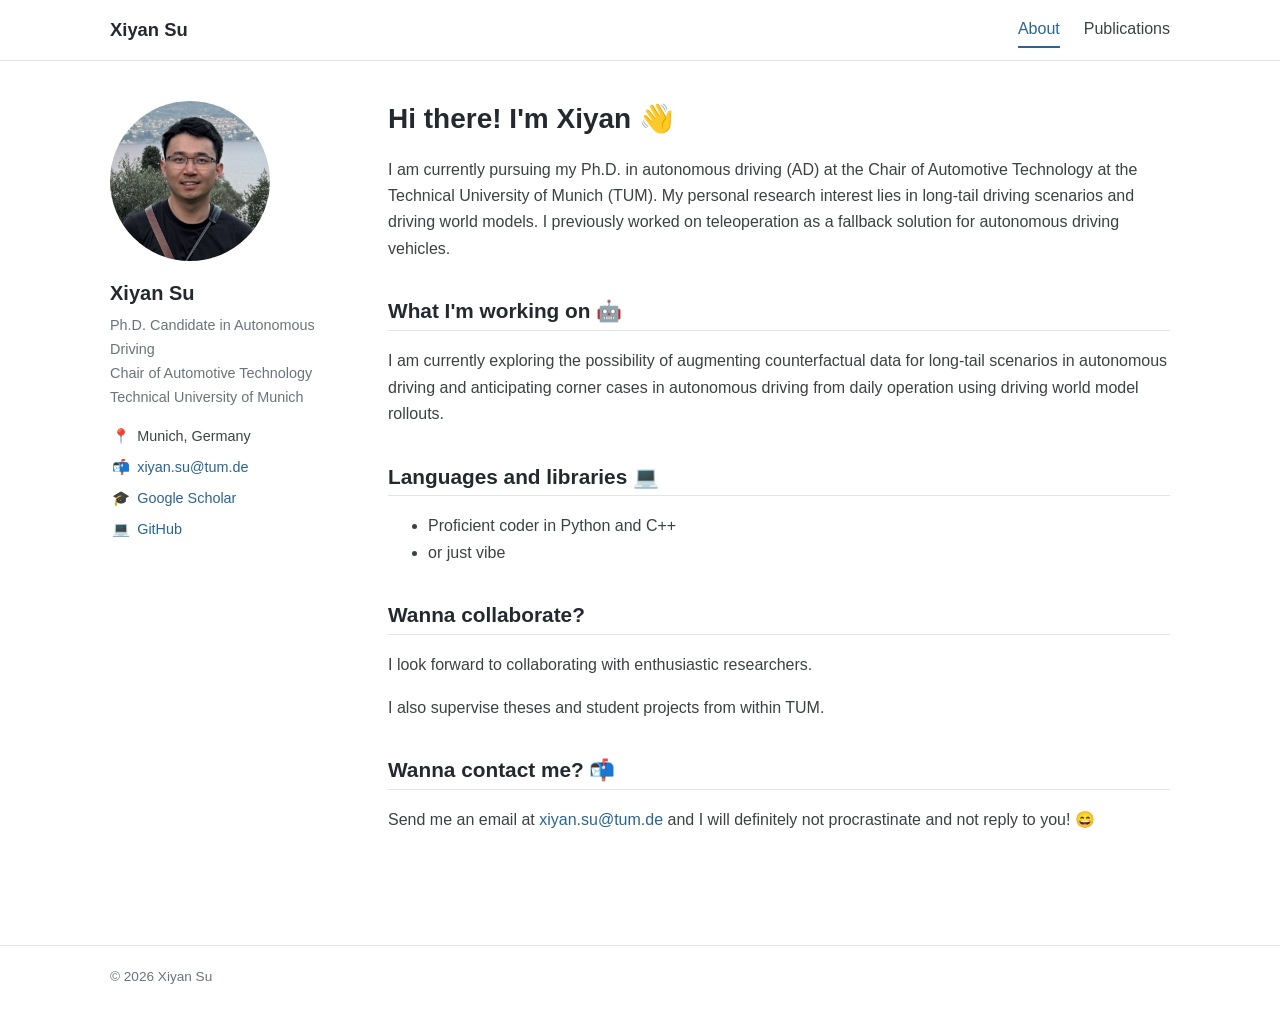
<file: index.html>
<!DOCTYPE html>
<html lang="en">
<head>
  <meta charset="utf-8">
  <meta name="viewport" content="width=device-width, initial-scale=1">
  <title>Xiyan Su — Ph.D. Candidate, TUM</title>
  <meta name="description" content="Xiyan Su — Ph.D. candidate in autonomous driving at the Technical University of Munich. Research on corner case detection and driving world models.">
  <link rel="stylesheet" href="assets/style.css">
</head>
<body>

  <header class="masthead">
    <div class="masthead-inner">
      <a class="site-title" href="index.html">Xiyan Su</a>
      <nav class="site-nav">
        <a href="index.html" class="active">About</a>
        <a href="publications.html">Publications</a>
      </nav>
    </div>
  </header>

  <div class="page">

    <aside class="sidebar">
      <div class="avatar">
        <img src="assets/profile.jpg" alt="Xiyan Su"
             onerror="this.style.display='none'; this.nextElementSibling.style.display='flex';">
        <span class="initials" style="display:none;">XS</span>
      </div>
      <p class="author-name">Xiyan Su</p>
      <p class="author-bio">Ph.D. Candidate in Autonomous Driving<br>
        Chair of Automotive Technology<br>
        Technical University of Munich</p>
      <ul class="author-links">
        <li><span class="icon">📍</span>Munich, Germany</li>
        <li><span class="icon">📬</span><a href="mailto:xiyan.su@tum.de">xiyan.su@tum.de</a></li>
        <li><span class="icon">🎓</span><a href="https://scholar.google.com/citations?user=NdmulH0AAAAJ">Google Scholar</a></li>
        <li><span class="icon">💻</span><a href="https://github.com/timsu-98">GitHub</a></li>
      </ul>
    </aside>

    <main class="content">
      <h1>Hi there! I'm Xiyan 👋</h1>
      <p>
        I am currently pursuing my Ph.D. in autonomous driving (AD) at the
        Chair of Automotive Technology at the Technical University of Munich (TUM).
        My personal research interest lies in long-tail driving scenarios and driving world models.
        I previously worked on teleoperation as a fallback solution for autonomous driving vehicles.
      </p>

      <h2>What I'm working on 🤖</h2>
      <p>
        I am currently exploring the possibility of augmenting counterfactual data for long-tail 
        scenarios in autonomous driving and anticipating corner cases in autonomous driving from 
        daily operation using driving world model rollouts.
      </p>

      <h2>Languages and libraries 💻</h2>
      <ul>
        <li>Proficient coder in Python and C++</li>
        <li>or just vibe</li>
      </ul>

      <h2>Wanna collaborate?</h2>
      <p>
        I look forward to collaborating with enthusiastic researchers.
      </p>
      <p>
        I also supervise theses and student projects from within TUM.
      </p>

      <h2>Wanna contact me? 📬</h2>
      <p>
        Send me an email at <a href="mailto:xiyan.su@tum.de">xiyan.su@tum.de</a>
        and I will definitely not procrastinate and not reply to you! 😄
      </p>
    </main>

  </div>

  <footer class="footer">
    <div class="footer-inner">© 2026 Xiyan Su</div>
  </footer>

</body>
</html>
</file>
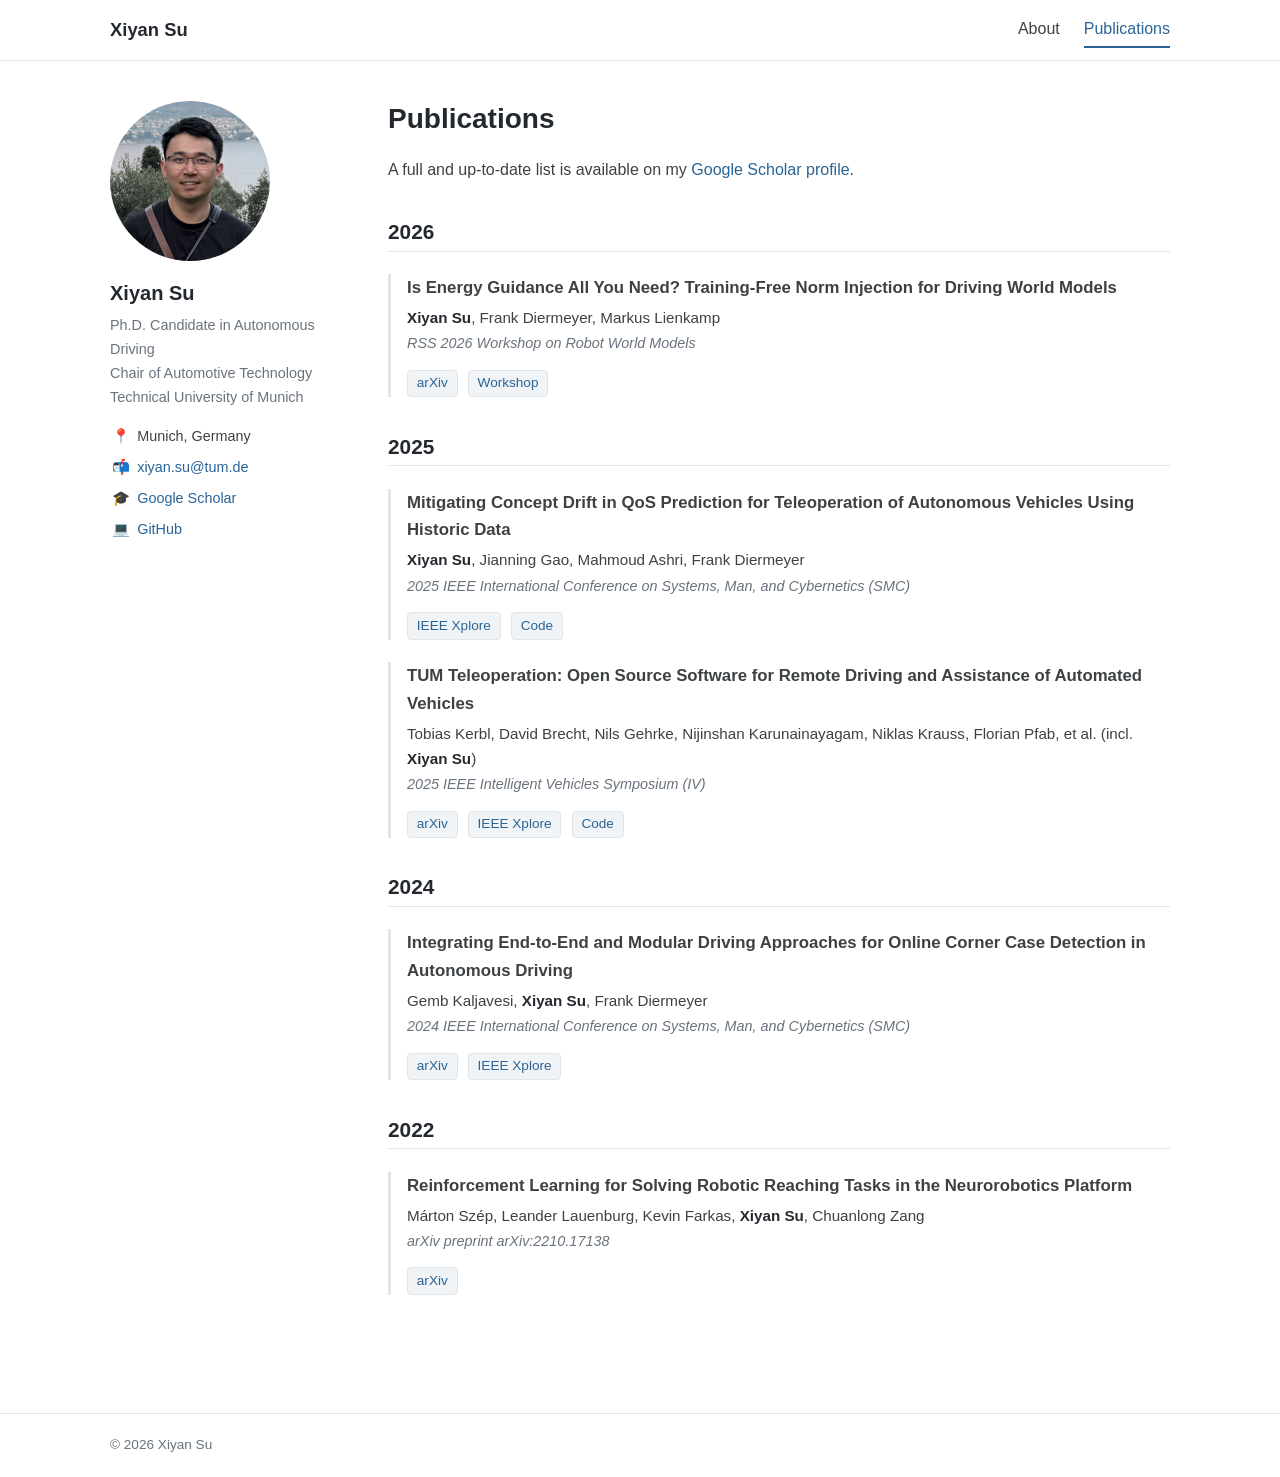
<file: publications.html>
<!DOCTYPE html>
<html lang="en">
<head>
  <meta charset="utf-8">
  <meta name="viewport" content="width=device-width, initial-scale=1">
  <title>Publications — Xiyan Su</title>
  <meta name="description" content="Publications by Xiyan Su, Ph.D. candidate in autonomous driving at the Technical University of Munich.">
  <link rel="stylesheet" href="assets/style.css">
</head>
<body>

  <header class="masthead">
    <div class="masthead-inner">
      <a class="site-title" href="index.html">Xiyan Su</a>
      <nav class="site-nav">
        <a href="index.html">About</a>
        <a href="publications.html" class="active">Publications</a>
      </nav>
    </div>
  </header>

  <div class="page">

    <aside class="sidebar">
      <div class="avatar">
        <img src="assets/profile.jpg" alt="Xiyan Su"
             onerror="this.style.display='none'; this.nextElementSibling.style.display='flex';">
        <span class="initials" style="display:none;">XS</span>
      </div>
      <p class="author-name">Xiyan Su</p>
      <p class="author-bio">Ph.D. Candidate in Autonomous Driving<br>
        Chair of Automotive Technology<br>
        Technical University of Munich</p>
      <ul class="author-links">
        <li><span class="icon">📍</span>Munich, Germany</li>
        <li><span class="icon">📬</span><a href="mailto:xiyan.su@tum.de">xiyan.su@tum.de</a></li>
        <li><span class="icon">🎓</span><a href="https://scholar.google.com/citations?user=NdmulH0AAAAJ">Google Scholar</a></li>
        <li><span class="icon">💻</span><a href="https://github.com/timsu-98">GitHub</a></li>
      </ul>
    </aside>

    <main class="content">
      <h1>Publications</h1>
      <p>
        A full and up-to-date list is available on my
        <a href="https://scholar.google.com/citations?user=NdmulH0AAAAJ">Google Scholar profile</a>.
      </p>

      <h2 class="pub-year">2026</h2>

      <div class="pub">
        <p class="pub-title">Is Energy Guidance All You Need? Training-Free Norm Injection for Driving World Models</p>
        <p class="pub-authors"><span class="me">Xiyan Su</span>, Frank Diermeyer, Markus Lienkamp</p>
        <p class="pub-venue">RSS 2026 Workshop on Robot World Models</p>
        <p class="pub-links">
          <a href="https://arxiv.org/abs/2607.10781">arXiv</a>
          <a href="https://robot-worldmodels.github.io/">Workshop</a>
        </p>
      </div>

      <h2 class="pub-year">2025</h2>

      <div class="pub">
        <p class="pub-title">Mitigating Concept Drift in QoS Prediction for Teleoperation of Autonomous Vehicles Using Historic Data</p>
        <p class="pub-authors"><span class="me">Xiyan Su</span>, Jianning Gao, Mahmoud Ashri, Frank Diermeyer</p>
        <p class="pub-venue">2025 IEEE International Conference on Systems, Man, and Cybernetics (SMC)</p>
        <p class="pub-links">
          <a href="https://ieeexplore.ieee.org/abstract/document/11343100">IEEE Xplore</a>
          <a href="https://github.com/TUMFTM/pQoS">Code</a>
        </p>
      </div>

      <div class="pub">
        <p class="pub-title">TUM Teleoperation: Open Source Software for Remote Driving and Assistance of Automated Vehicles</p>
        <p class="pub-authors">Tobias Kerbl, David Brecht, Nils Gehrke, Nijinshan Karunainayagam, Niklas Krauss, Florian Pfab, et&nbsp;al. (incl. <span class="me">Xiyan Su</span>)</p>
        <p class="pub-venue">2025 IEEE Intelligent Vehicles Symposium (IV)</p>
        <p class="pub-links">
          <a href="https://arxiv.org/abs/2506.13933">arXiv</a>
          <a href="https://ieeexplore.ieee.org/document/11097531">IEEE Xplore</a>
          <a href="https://github.com/TUMFTM/teleoperated_driving">Code</a>
        </p>
      </div>

      <h2 class="pub-year">2024</h2>

      <div class="pub">
        <p class="pub-title">Integrating End-to-End and Modular Driving Approaches for Online Corner Case Detection in Autonomous Driving</p>
        <p class="pub-authors">Gemb Kaljavesi, <span class="me">Xiyan Su</span>, Frank Diermeyer</p>
        <p class="pub-venue">2024 IEEE International Conference on Systems, Man, and Cybernetics (SMC)</p>
        <p class="pub-links">
          <a href="https://arxiv.org/abs/2409.01178">arXiv</a>
          <a href="https://ieeexplore.ieee.org/document/10831409">IEEE Xplore</a>
        </p>
      </div>

      <h2 class="pub-year">2022</h2>

      <div class="pub">
        <p class="pub-title">Reinforcement Learning for Solving Robotic Reaching Tasks in the Neurorobotics Platform</p>
        <p class="pub-authors">Márton Szép, Leander Lauenburg, Kevin Farkas, <span class="me">Xiyan Su</span>, Chuanlong Zang</p>
        <p class="pub-venue">arXiv preprint arXiv:2210.17138</p>
        <p class="pub-links">
          <a href="https://arxiv.org/abs/2210.17138">arXiv</a>
        </p>
      </div>

    </main>

  </div>

  <footer class="footer">
    <div class="footer-inner">© 2026 Xiyan Su</div>
  </footer>

</body>
</html>
</file>
<file: assets/style.css>
/* Personal academic page — styling inspired by Jekyll AcademicPages / Minimal Mistakes */

:root {
  --bg: #ffffff;
  --text: #3d4144;
  --heading: #24292f;
  --muted: #6a737d;
  --link: #2a6496;
  --link-hover: #1b4a73;
  --border: #e1e4e8;
  --masthead-bg: #ffffff;
  --accent: #2a6496;
  --tag-bg: #f1f4f7;
}

@media (prefers-color-scheme: dark) {
  :root {
    --bg: #16181c;
    --text: #c9d1d9;
    --heading: #e6edf3;
    --muted: #8b949e;
    --link: #6cb2eb;
    --link-hover: #9ccdf2;
    --border: #30363d;
    --masthead-bg: #16181c;
    --accent: #6cb2eb;
    --tag-bg: #21262d;
  }
}

* { box-sizing: border-box; }

html { font-size: 16px; }

body {
  margin: 0;
  font-family: -apple-system, BlinkMacSystemFont, "Segoe UI", Roboto,
    "Helvetica Neue", Arial, sans-serif;
  line-height: 1.65;
  color: var(--text);
  background: var(--bg);
}

a { color: var(--link); text-decoration: none; }
a:hover { color: var(--link-hover); text-decoration: underline; }

h1, h2, h3 { color: var(--heading); line-height: 1.3; }

/* ---------- Masthead / top nav ---------- */

.masthead {
  border-bottom: 1px solid var(--border);
  background: var(--masthead-bg);
  position: sticky;
  top: 0;
  z-index: 10;
}

.masthead-inner {
  max-width: 1100px;
  margin: 0 auto;
  padding: 0.75rem 1.25rem;
  display: flex;
  align-items: center;
  justify-content: space-between;
  flex-wrap: wrap;
  gap: 0.5rem;
}

.site-title {
  font-size: 1.15rem;
  font-weight: 700;
  color: var(--heading);
}
.site-title:hover { text-decoration: none; color: var(--accent); }

.site-nav { display: flex; gap: 1.5rem; }

.site-nav a {
  color: var(--text);
  font-weight: 500;
  padding: 0.25rem 0;
  border-bottom: 2px solid transparent;
}
.site-nav a:hover { text-decoration: none; color: var(--accent); }
.site-nav a.active {
  color: var(--accent);
  border-bottom-color: var(--accent);
}

/* ---------- Layout ---------- */

.page {
  max-width: 1100px;
  margin: 0 auto;
  padding: 2.5rem 1.25rem 4rem;
  display: grid;
  grid-template-columns: 230px 1fr;
  gap: 3rem;
}

@media (max-width: 760px) {
  .page { grid-template-columns: 1fr; gap: 2rem; }
}

/* ---------- Sidebar / author profile ---------- */

.sidebar { text-align: left; }

.avatar {
  width: 160px;
  height: 160px;
  border-radius: 50%;
  overflow: hidden;
  background: linear-gradient(135deg, #2a6496, #4a90c2);
  display: flex;
  align-items: center;
  justify-content: center;
  margin-bottom: 1rem;
}
.avatar img { width: 100%; height: 100%; object-fit: cover; display: block; }
.avatar .initials {
  color: #fff;
  font-size: 3rem;
  font-weight: 700;
  letter-spacing: 0.05em;
}

.author-name {
  font-size: 1.25rem;
  font-weight: 700;
  color: var(--heading);
  margin: 0 0 0.25rem;
}

.author-bio { color: var(--muted); font-size: 0.9rem; margin: 0 0 1rem; }

.author-links {
  list-style: none;
  padding: 0;
  margin: 0;
  font-size: 0.9rem;
}
.author-links li { margin-bottom: 0.45rem; }
.author-links .icon {
  display: inline-block;
  width: 1.4rem;
  text-align: center;
  margin-right: 0.3rem;
}

/* ---------- Content ---------- */

.content h1 { margin-top: 0; font-size: 1.75rem; }
.content h2 {
  font-size: 1.3rem;
  margin-top: 2.2rem;
  padding-bottom: 0.35rem;
  border-bottom: 1px solid var(--border);
}

/* ---------- Publications ---------- */

.pub-year {
  font-size: 1.3rem;
  margin-top: 2.2rem;
  padding-bottom: 0.35rem;
  border-bottom: 1px solid var(--border);
}

.pub {
  margin: 1.4rem 0;
  padding-left: 1rem;
  border-left: 3px solid var(--border);
}
.pub:hover { border-left-color: var(--accent); }

.pub-title {
  font-weight: 600;
  font-size: 1.05rem;
  margin: 0 0 0.2rem;
}

.pub-authors { margin: 0 0 0.15rem; font-size: 0.95rem; }
.pub-authors .me { font-weight: 700; color: var(--heading); }

.pub-venue { margin: 0 0 0.4rem; font-size: 0.9rem; color: var(--muted); font-style: italic; }

.pub-links { font-size: 0.85rem; }
.pub-links a {
  display: inline-block;
  background: var(--tag-bg);
  border: 1px solid var(--border);
  border-radius: 4px;
  padding: 0.1rem 0.55rem;
  margin-right: 0.4rem;
  color: var(--link);
}
.pub-links a:hover { text-decoration: none; border-color: var(--accent); }

/* ---------- Footer ---------- */

.footer {
  border-top: 1px solid var(--border);
  margin-top: 2rem;
}
.footer-inner {
  max-width: 1100px;
  margin: 0 auto;
  padding: 1.25rem;
  font-size: 0.85rem;
  color: var(--muted);
}
</file>
